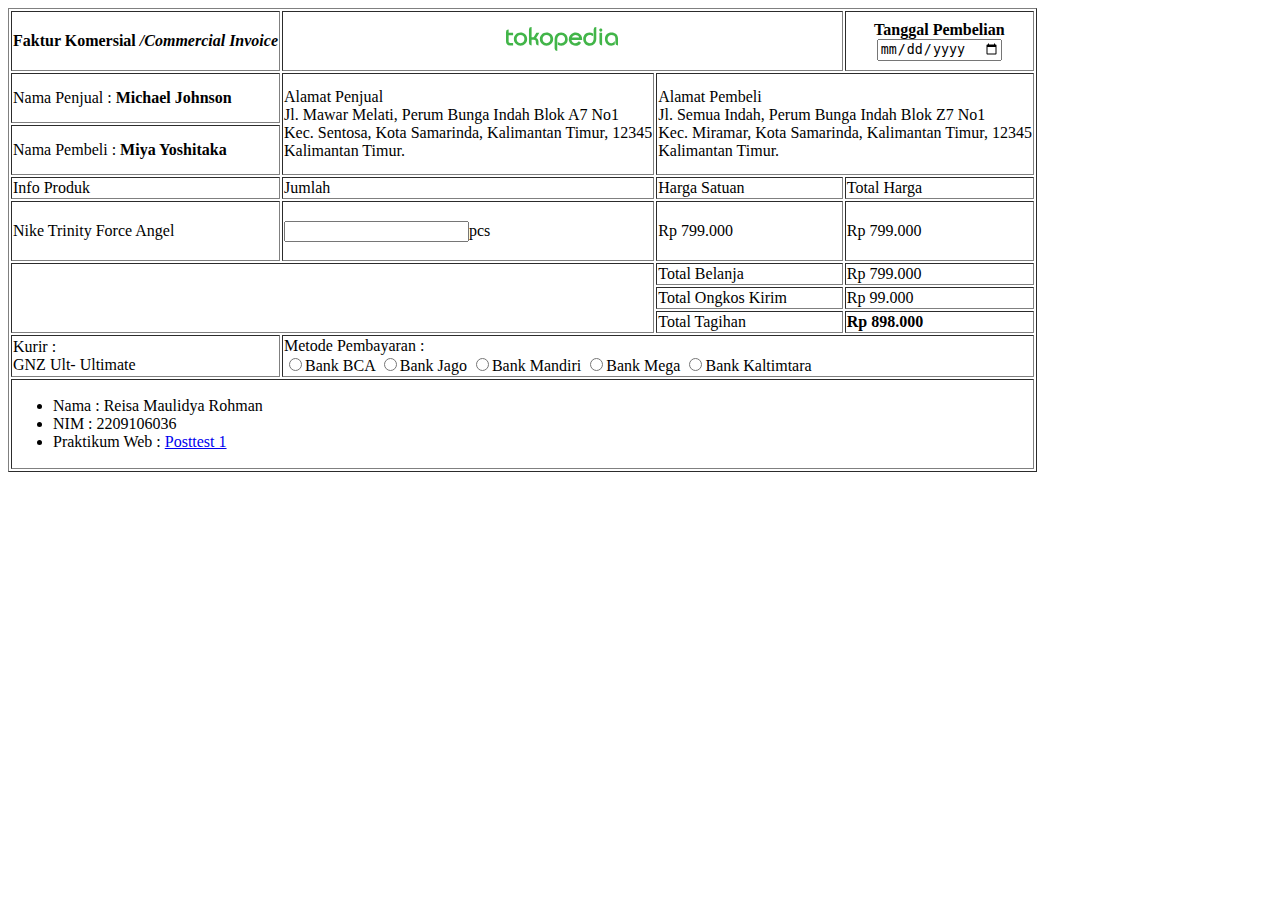
<file: index.html>
<!DOCTYPE html>
<html lang="en">
<head>
    <meta charset="UTF-8">
    <meta name="viewport" content="width=device-width, initial-scale=1.0">
    <title>Posttest 1</title>
</head>
<body>
    <table border="1">
        <tr height="60px">
            <th>Faktur Komersial <i>/Commercial Invoice</i></th>
            <th colspan="2"><img src="reisa maulidya - tokopedia.svg" alt="tokped"></th>
            <th>Tanggal Pembelian <br> <input type="date"></th>
        </tr>
        <tr height="50px">
            <td>Nama Penjual : <b>Michael Johnson</b></td>
            <td rowspan="2">Alamat Penjual  <br>Jl. Mawar Melati, Perum Bunga Indah Blok A7 No1 <br>
                Kec. Sentosa, Kota Samarinda, Kalimantan Timur, 12345 <br> Kalimantan Timur.</td>
                <td rowspan="2" colspan="2">Alamat Pembeli  <br>Jl. Semua Indah, Perum Bunga Indah Blok Z7 No1 <br>
                    Kec. Miramar, Kota Samarinda, Kalimantan Timur, 12345 <br> Kalimantan Timur.</td>
        </tr>
        <tr height="50px">
            <td>Nama Pembeli : <b>Miya Yoshitaka</b></td>
        </tr>
        <tr>
            <td>Info Produk</td>
            <td>Jumlah</td>
            <td>Harga Satuan</td>
            <td>Total Harga</td>
        </tr>
        <tr height="60px">
            <td>Nike Trinity Force Angel</td>
            <td><input type="text">pcs</td>
            <td>Rp 799.000</td>
            <td>Rp 799.000</td>
        </tr>
        <tr>
            <td colspan="2" rowspan="3"></td>
            <td>Total Belanja</td>
            <td>Rp 799.000</td>
        </tr>
        <tr>
            <td>Total Ongkos Kirim</td>
            <td>Rp 99.000</td>
        </tr>
        <tr>
            <td>Total Tagihan</td>
            <td><b>Rp 898.000</b></td>
        </tr>
        <tr>
            <td>Kurir : <br>GNZ Ult- Ultimate</td>
            <td colspan="3">Metode Pembayaran : <br>
                <input type="radio" name="pembayaran">Bank BCA
                <input type="radio" name="pembayaran">Bank Jago
                <input type="radio" name="pembayaran">Bank Mandiri
                <input type="radio" name="pembayaran">Bank Mega
                <input type="radio" name="pembayaran">Bank Kaltimtara</td>
        </tr>
        <tr>
            <td colspan="4">
                <ul>
                    <li>Nama : Reisa Maulidya Rohman</li>
                    <li>NIM : 2209106036</li>
                    <li>Praktikum Web : <a href="https://classroom.google.com/u/0/c/NjIxNzQ2NzkzNDcw/a/NjIzNjU3MTY3MDAx/details">Posttest 1</a></li>
                </ul>
            </td>
        </tr>
    </table>
</body>
</html>
</file>
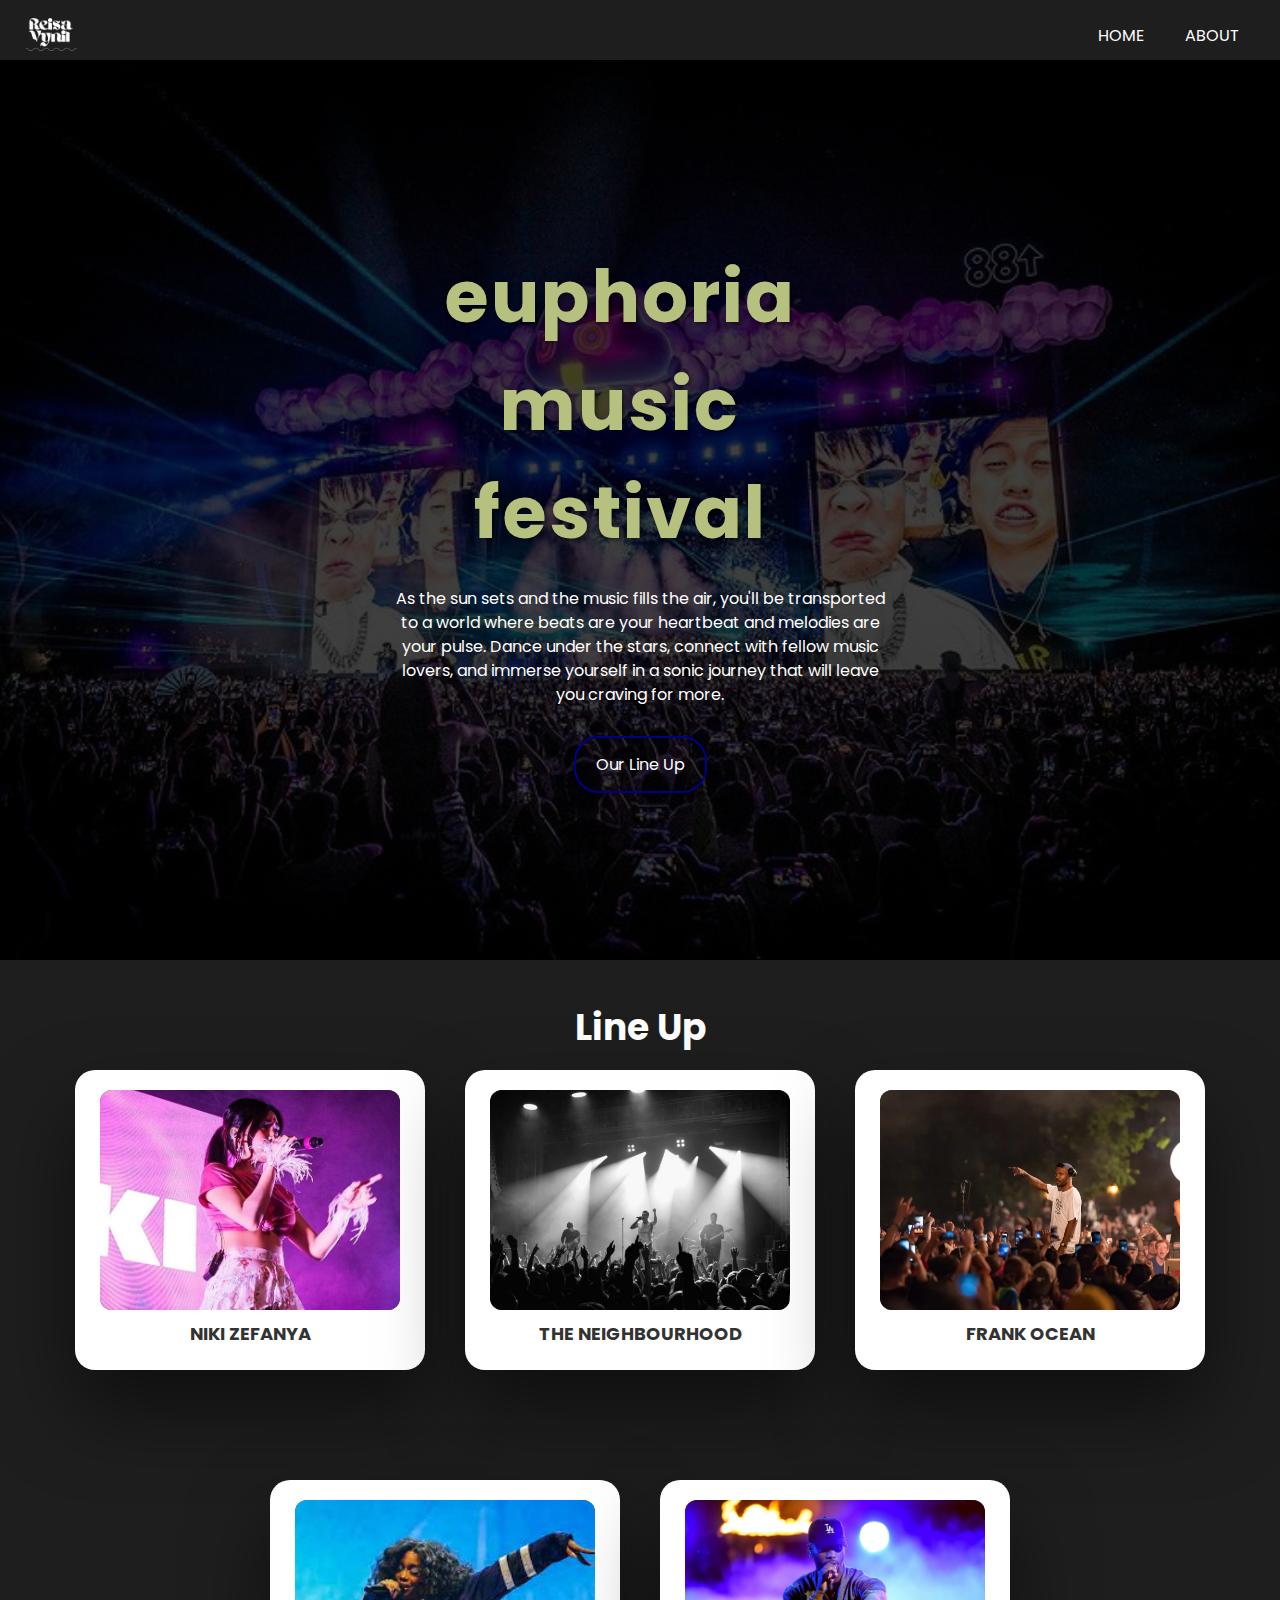
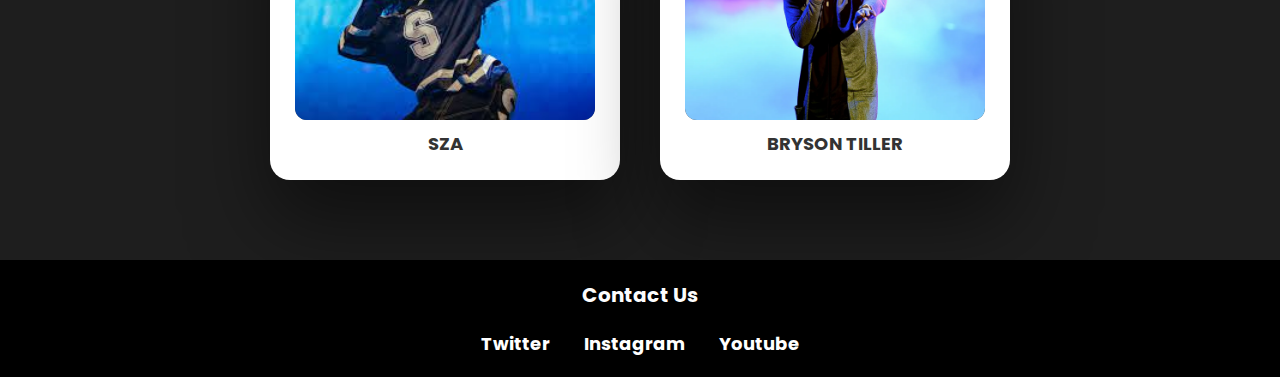
<file: posttest2/index.html>
<!DOCTYPE html>
<html lang="en">
<head>
    <meta charset="UTF-8">
    <meta name="viewport" content="width=device-width, initial-scale=1.0">
    <title>music fest</title>
    <link rel="stylesheet" href="style.css">
</head>
<body>
    <!-- navbar -->
    <nav class="navbar">
        <img src="image/logo.png" alt="logo">
        <ul>
            <li><a href="#home">home</a></li>
            <li><a href="about.html">about</a></li>
        </ul>
    </nav>
    <!-- navbar -->

    <!-- main content -->
    <div class="banner" id="home">
        <div class="main">
            <h1>euphoria music festival</h1>
            <p>As the sun sets and the music fills the air, you'll be transported to a world where beats are your heartbeat and melodies are your pulse. 
                Dance under the stars, connect with fellow music lovers, and immerse yourself in a sonic journey that will leave you craving for more.</p><br>
            <div>
                <a href="#nav2" class="button">Our Line Up</a>
            </div>
        </div>
    </div>
    <!-- main content -->

    <!-- line up -->
    <div class="container" id="nav2">
        <div class="lineup">
            <h2>Line Up</h2>
        </div>

        <div class="card">
            <div class="img">
                <img src="image/niki.jpg" alt="Niki Zefanya">
            </div>
            <div class="content">
                <h3>Niki Zefanya</h3>
                <p>Get ready to be enchanted by Niki Zefanya's soulful voice and captivating performances.
                    She's all set to mesmerize all of you.</p>
                </div>  
            </div>
            
        <div class="card">
            <div class="img">
                <img src="image/neighbourhood.jpeg" alt="The Neighbourhood">
            </div>
            <div class="content">
                <h3>The Neighbourhood</h3>
                <p>Prepare to rock out with The Neighbourhood as they gear up to deliver their indie-rock hits. 
                    It's going to be an unforgettable night.</p>
            </div>
        </div>

        <div class="card">
            <div class="img">
                <img src="image/frank-ocean.webp" alt="Frank Ocean">
            </div>
            <div class="content">
                <h3>Frank Ocean</h3>
                <p>Immerse yourself in the anticipation of Frank Ocean's soulful melodies and poetic lyrics. 
                    Get ready for a night to remember, everyone.</p>
            </div>
        </div>

        <div class="card">
            <div class="img">
                <img src="image/sza.jpg" alt="SZA">
            </div>
            <div class="content">
                <h3>SZA</h3>
                <p>Join us in creating an electric atmosphere with SZA's enchanting R&B tunes and powerful stage presence.</p>
            </div>
        </div>

        <div class="card">
            <div class="img">
                <img src="image/bryson.webp" alt="SZA">
            </div>
            <div class="content">
                <h3>Bryson Tiller</h3>
                <p>Get ready for an unforgettable night with Bryson Tiller's smooth R&B vocals and soulful tunes. 
                    He's here to serenade you and create lasting memories.</p>            </div>
        </div>
    </div>
    <!-- line up -->

    <!-- footer -->
    <div class="footer" id="contact">
        <h3>Contact Us</h3>
        <ul class="social">
            <li><a href="https://twitter.com/Drake">Twitter</a></li>
            <li><a href="https://instagram.com/jennierubyjane">Instagram</a></li>
            <li><a href="https://www.youtube.com/@jennierubyjane">Youtube</a></li>
        </ul>
    </div>
    <!-- footer -->
</body>
</html>
</file>
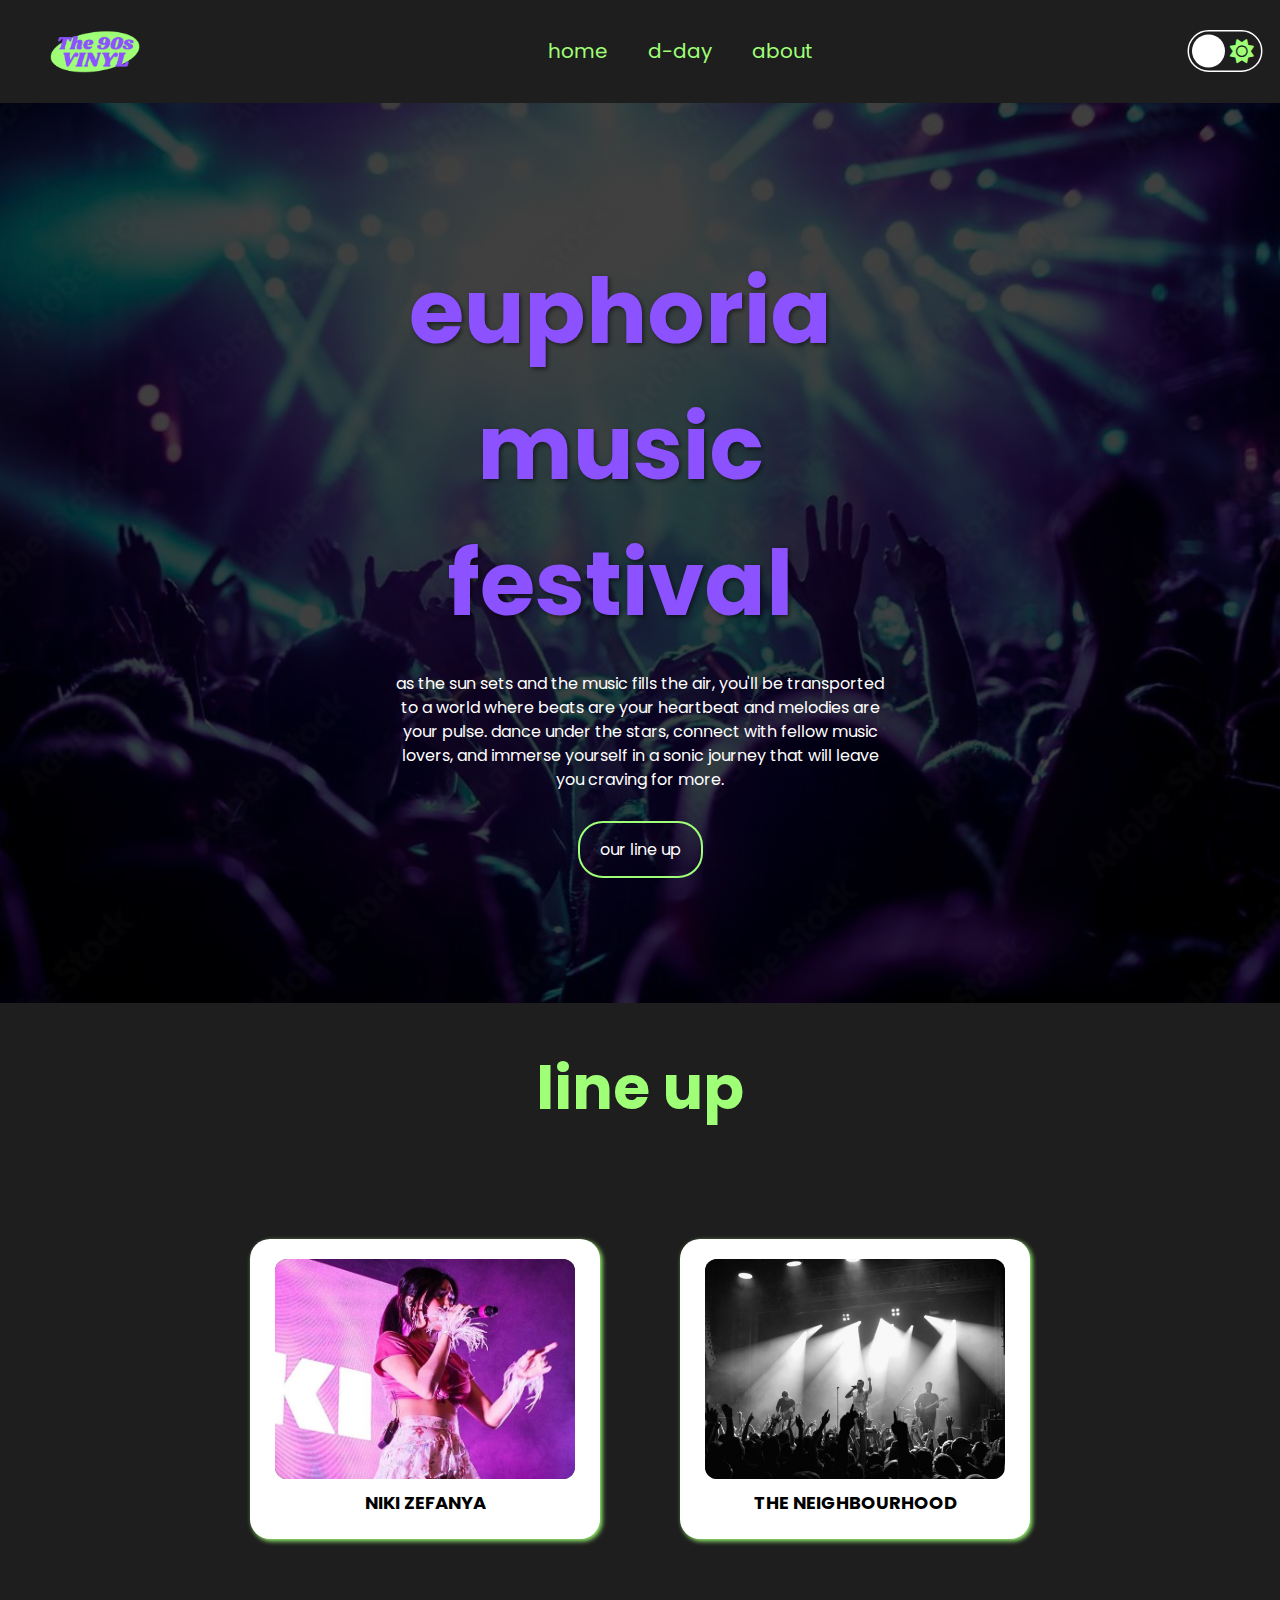
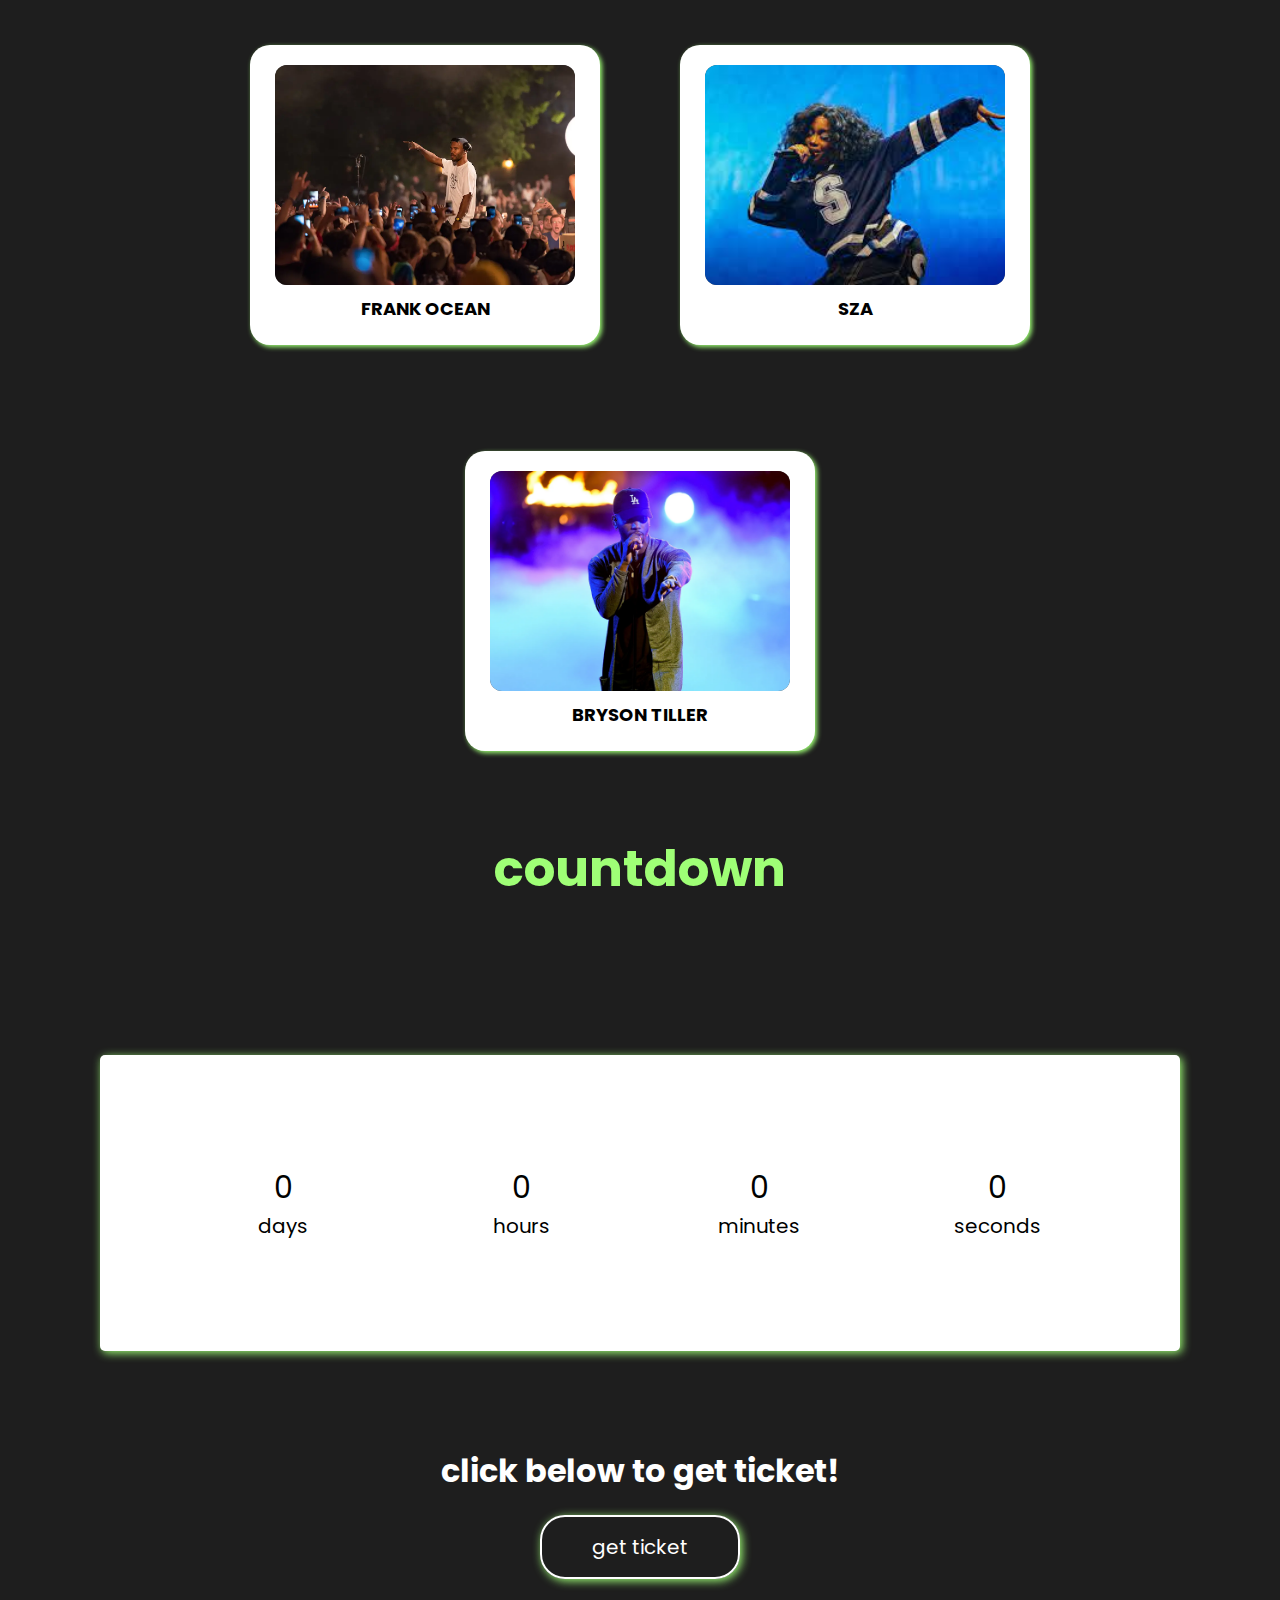
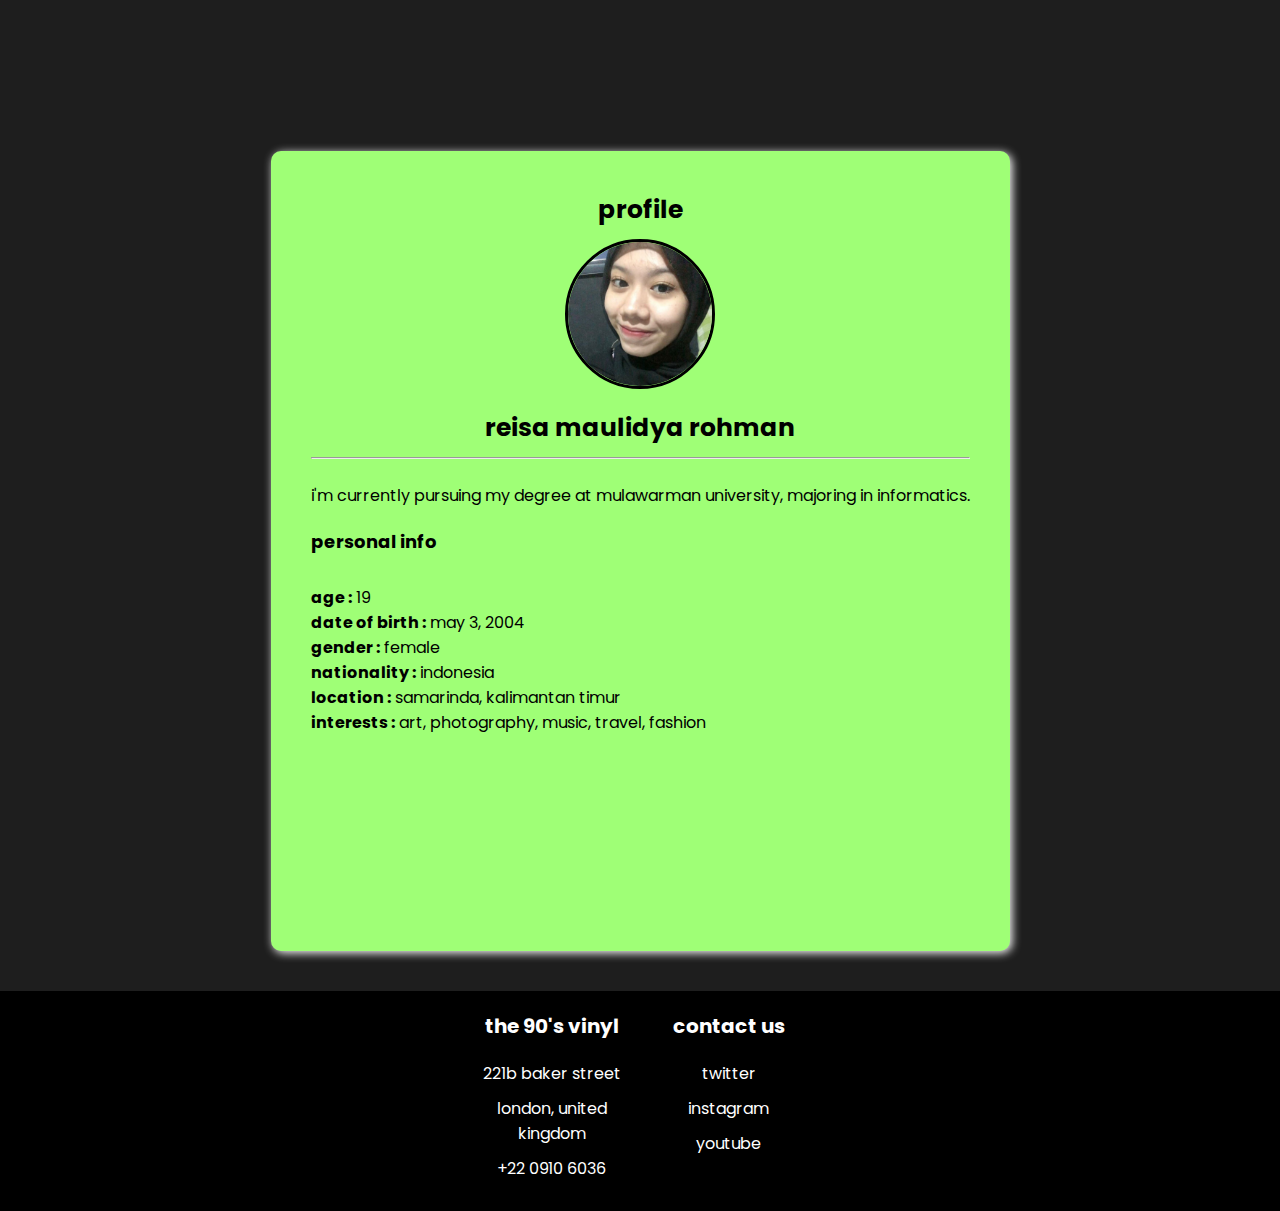
<file: posttest3/index.html>
<!DOCTYPE html>
<html lang="en">
<head>
    <meta charset="UTF-8">
    <meta name="viewport" content="width=device-width, initial-scale=1.0">
    <title>music fest</title>
    <link rel="stylesheet" href="style.css">
    <link rel="stylesheet" href="https://cdnjs.cloudflare.com/ajax/libs/font-awesome/6.1.0/css/all.min.css"> 
</head>
<body>

    <!-- navbar -->
    <nav class="navbar">
        <img src="image/logo.png" alt="logo">
        <ul>
            <li><a href="#home">home</a></li>
            <li><a href="#nav1">d-day</a></li>
            <li><a href="#nav3">about</a></li>
          </ul>          
        <div>
            <input type="checkbox" class="checkbox" id="checkbox">
            <label for="checkbox" class="label">
                <i class="fas fa-moon"></i>
                <i class="fas fa-sun"></i>
                <div class="ball"></div>
            </label>
        </div>
    </nav>
    <!-- navbar -->

    <!-- main content -->
    <div class="banner" id="home">
        <div class="main">
            <h1>euphoria music festival</h1>
            <p>as the sun sets and the music fills the air, you'll be transported to a world where beats are your heartbeat and melodies are your pulse. 
                dance under the stars, connect with fellow music lovers, and immerse yourself in a sonic journey that will leave you craving for more.</p><br>
                <div>
                    <a href="#nav2" class="button scroll-link">our line up</a>
                </div>
        </div>
    </div>
    <!-- main content -->
    
    <!-- line up -->
    <div class="container" id="nav2">
        <div class="lineup">
            <h1>line up</h1>
        </div>

        <div class="card">
            <div class="img">
                <img src="image/niki.jpg" alt="Niki Zefanya">
            </div>
            <div class="content">
                <h3>Niki Zefanya</h3>
                <p>Get ready to be enchanted by Niki Zefanya's soulful voice and captivating performances.
                    She's all set to mesmerize all of you.</p>
                </div>  
            </div>
            
        <div class="card">
            <div class="img">
                <img src="image/neighbourhood.jpeg" alt="The Neighbourhood">
            </div>
            <div class="content">
                <h3>The Neighbourhood</h3>
                <p>Prepare to rock out with The Neighbourhood as they gear up to deliver their indie-rock hits. 
                    It's going to be an unforgettable night.</p>
                </div>
            </div>

            <div class="card">
                <div class="img">
                    <img src="image/frank-ocean.webp" alt="Frank Ocean">
            </div>
            <div class="content">
                <h3>Frank Ocean</h3>
                <p>Immerse yourself in the anticipation of Frank Ocean's soulful melodies and poetic lyrics. 
                    Get ready for a night to remember, everyone.</p>
                </div>
        </div>

        <div class="card">
            <div class="img">
                <img src="image/sza.jpg" alt="SZA">
            </div>
            <div class="content">
                <h3>SZA</h3>
                <p>Join us in creating an electric atmosphere with SZA's enchanting R&B tunes and powerful stage presence.</p>
            </div>
        </div>
        
        <div class="card">
            <div class="img">
                <img src="image/bryson.webp" alt="SZA">
            </div>
            <div class="content">
                <h3>Bryson Tiller</h3>
                <p>Get ready for an unforgettable night with Bryson Tiller's smooth R&B vocals and soulful tunes. 
                    He's here to serenade you and create lasting memories.</p>            </div>
        </div>
        
    </div>
    <!-- line up -->
    
    <!-- date -->
    <div class="container" id="nav1">
        <h1 class="countdown">countdown</h1>
        <div class="date">
            <div class="box">
                    <span id="days">0</span>
                    <p>days</p>
                </div>
                <div class="box">
                    <span id="hours">0</span>
                    <p>hours</p>
                </div>
                <div class="box">
                    <span id="minutes">0</span>
                    <p>minutes</p>
                </div>
                <div class="box">
                    <span id="seconds">0</span>
                    <p>seconds</p>
                </div>
            </div>
            <div class="ticket">
                <h1>click below to get ticket!</h1>
                <button id="alert">get ticket</button>
            </div>
    </div>
    <!-- date -->
        
    <!-- about me -->
    <div class="container" id="nav3">
        <div class="profile">
            <h1>profile</h1>
            <img src="image/profile.jpg" alt="reisa">
            <h1>Reisa Maulidya Rohman</h1>
            <hr>
            <br>      
            <p>
                I'm currently pursuing my degree at Mulawarman University, majoring in Informatics.
            </p>
            <h2>Personal Info</h2>
            <ul>
                <li><b>Age :</b> 19</li>
                <li><b>Date of Birth :</b> May 3, 2004</li>
                <li><b>Gender :</b> Female</li>
                <li><b>Nationality :</b> Indonesia</li>
                <li><b>Location :</b> Samarinda, Kalimantan Timur</li>
                <li><b>Interests :</b> Art, Photography, Music, Travel, Fashion</li>
            </ul>
        </div>
    </div>
    <!-- about me -->

    <!-- footer -->
    <div class="footer" id="contact">
        <div class="container2">
            <div class="row">
                <div class="col">
                    <h3>the 90's vinyl</h3>
                    <ul>
                        <li>221b baker street</li>
                        <li>london, united kingdom</li>
                        <li>+22 0910 6036</li>
                    </ul>
                </div>
                <div class="col">
                    <h3>contact us</h3>
                    <ul>
                        <li><a href="https://twitter.com/Drake">twitter</a></li>
                        <li><a href="https://instagram.com/jennierubyjane">instagram</a></li>
                        <li><a href="https://www.youtube.com/@jennierubyjane">youtube</a></li>
                    </ul>
                </div>
            </div>
        </div>
    </div>
    <!-- footer -->

    <script src="jQuery.js"></script>
    <script type="text/javascript" src="javascript.js"></script>
</body>
</html>
</file>
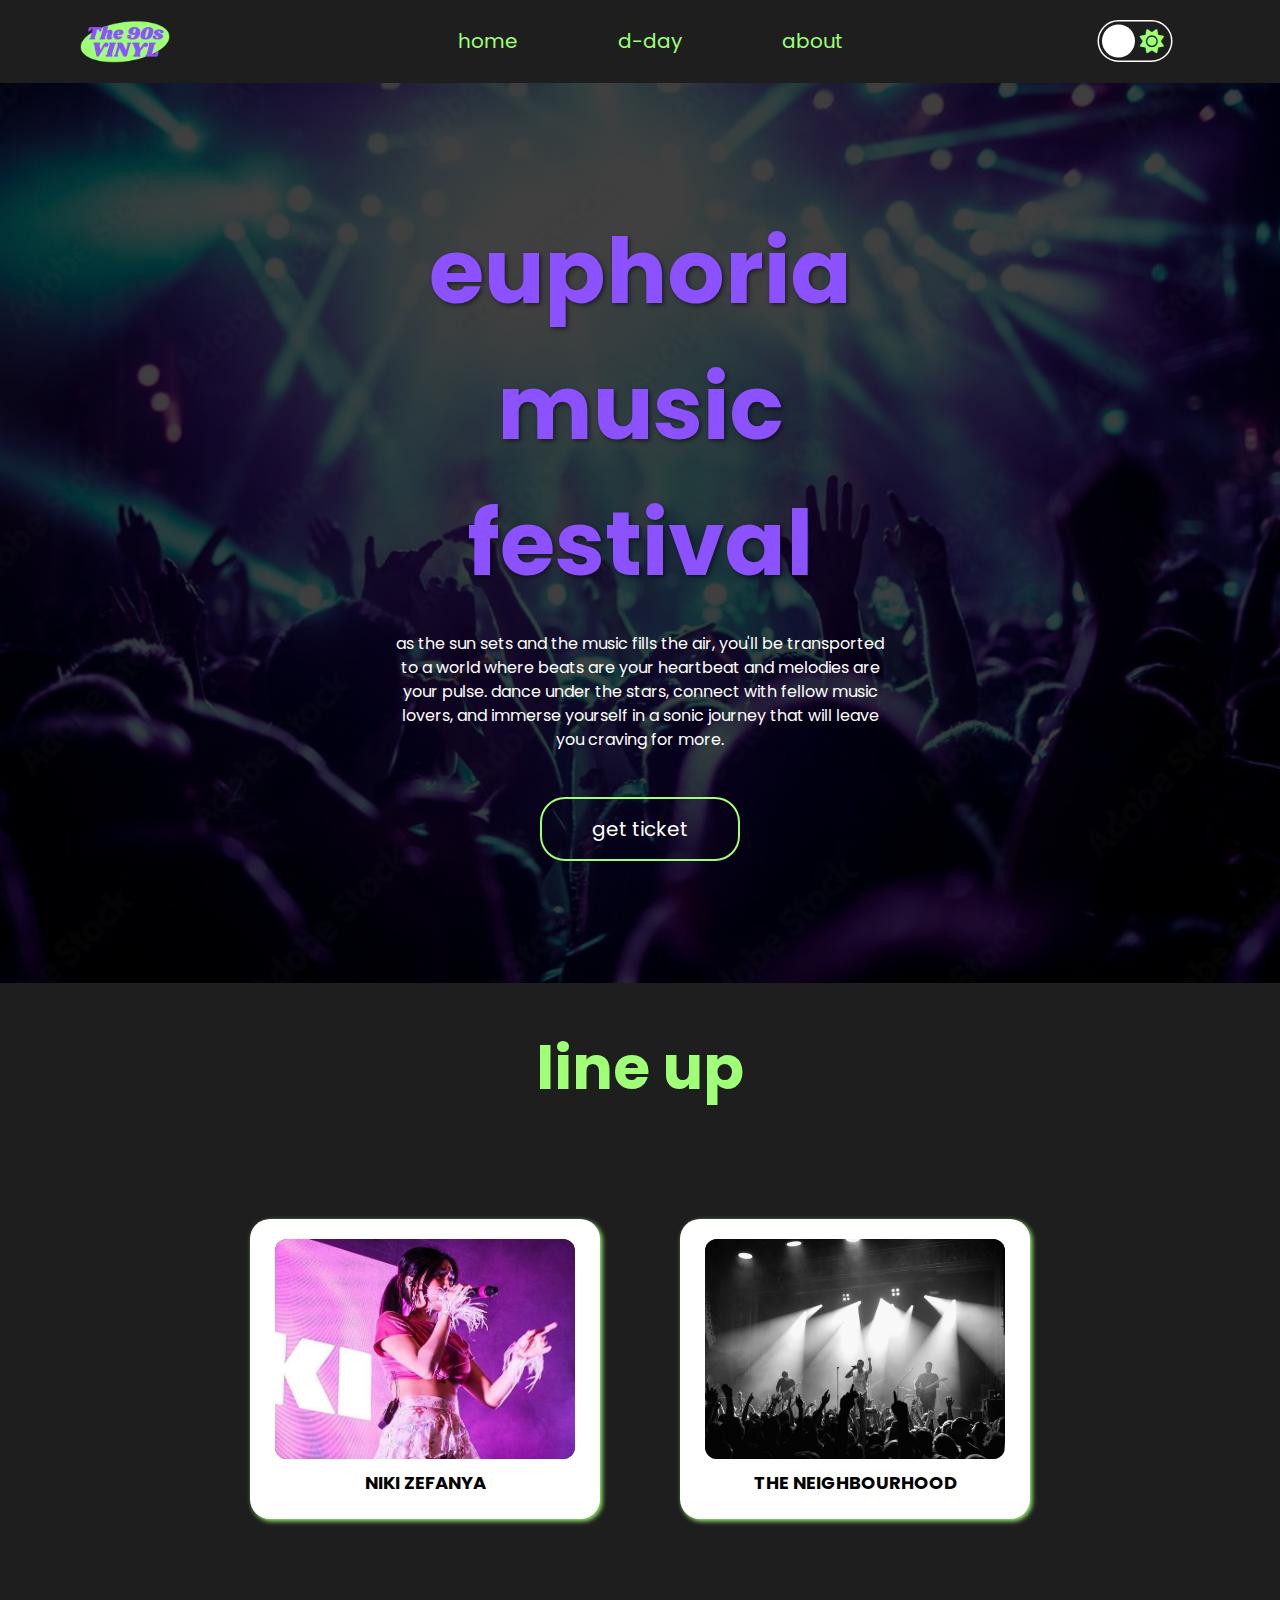
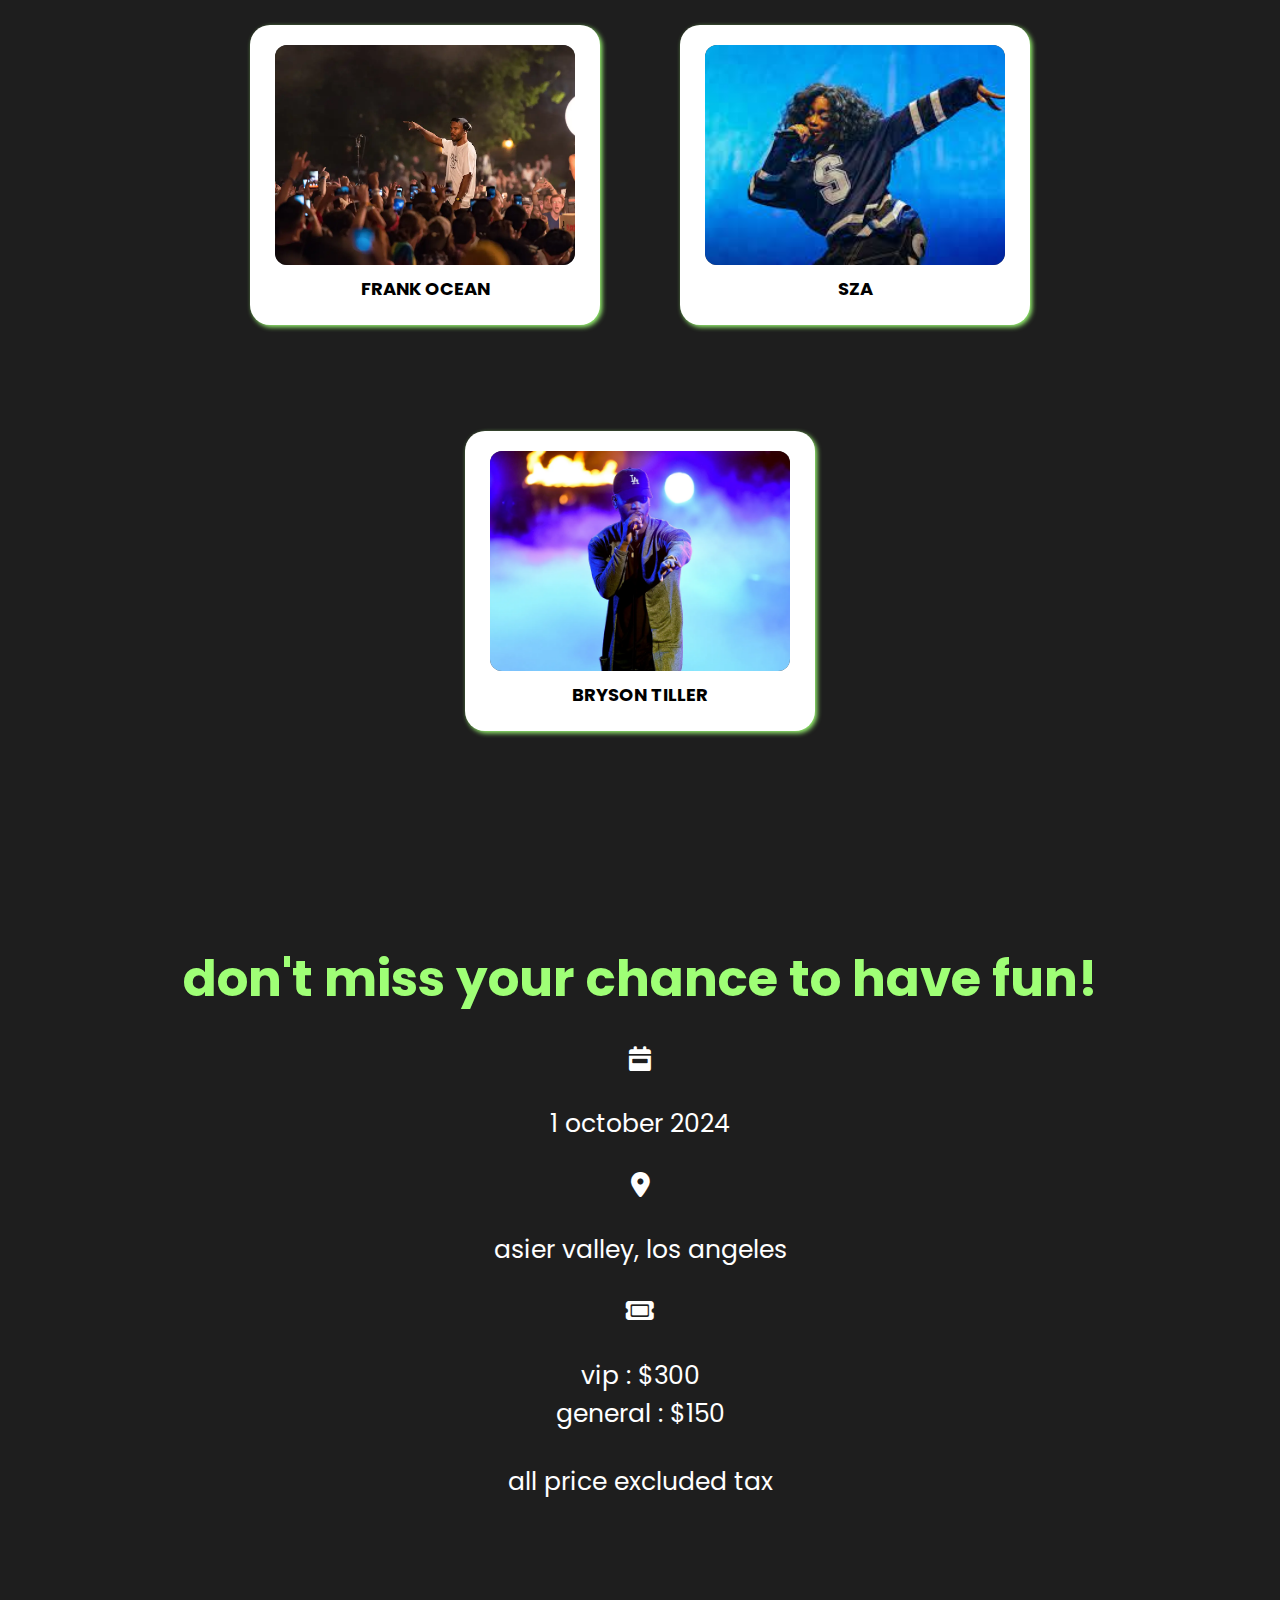
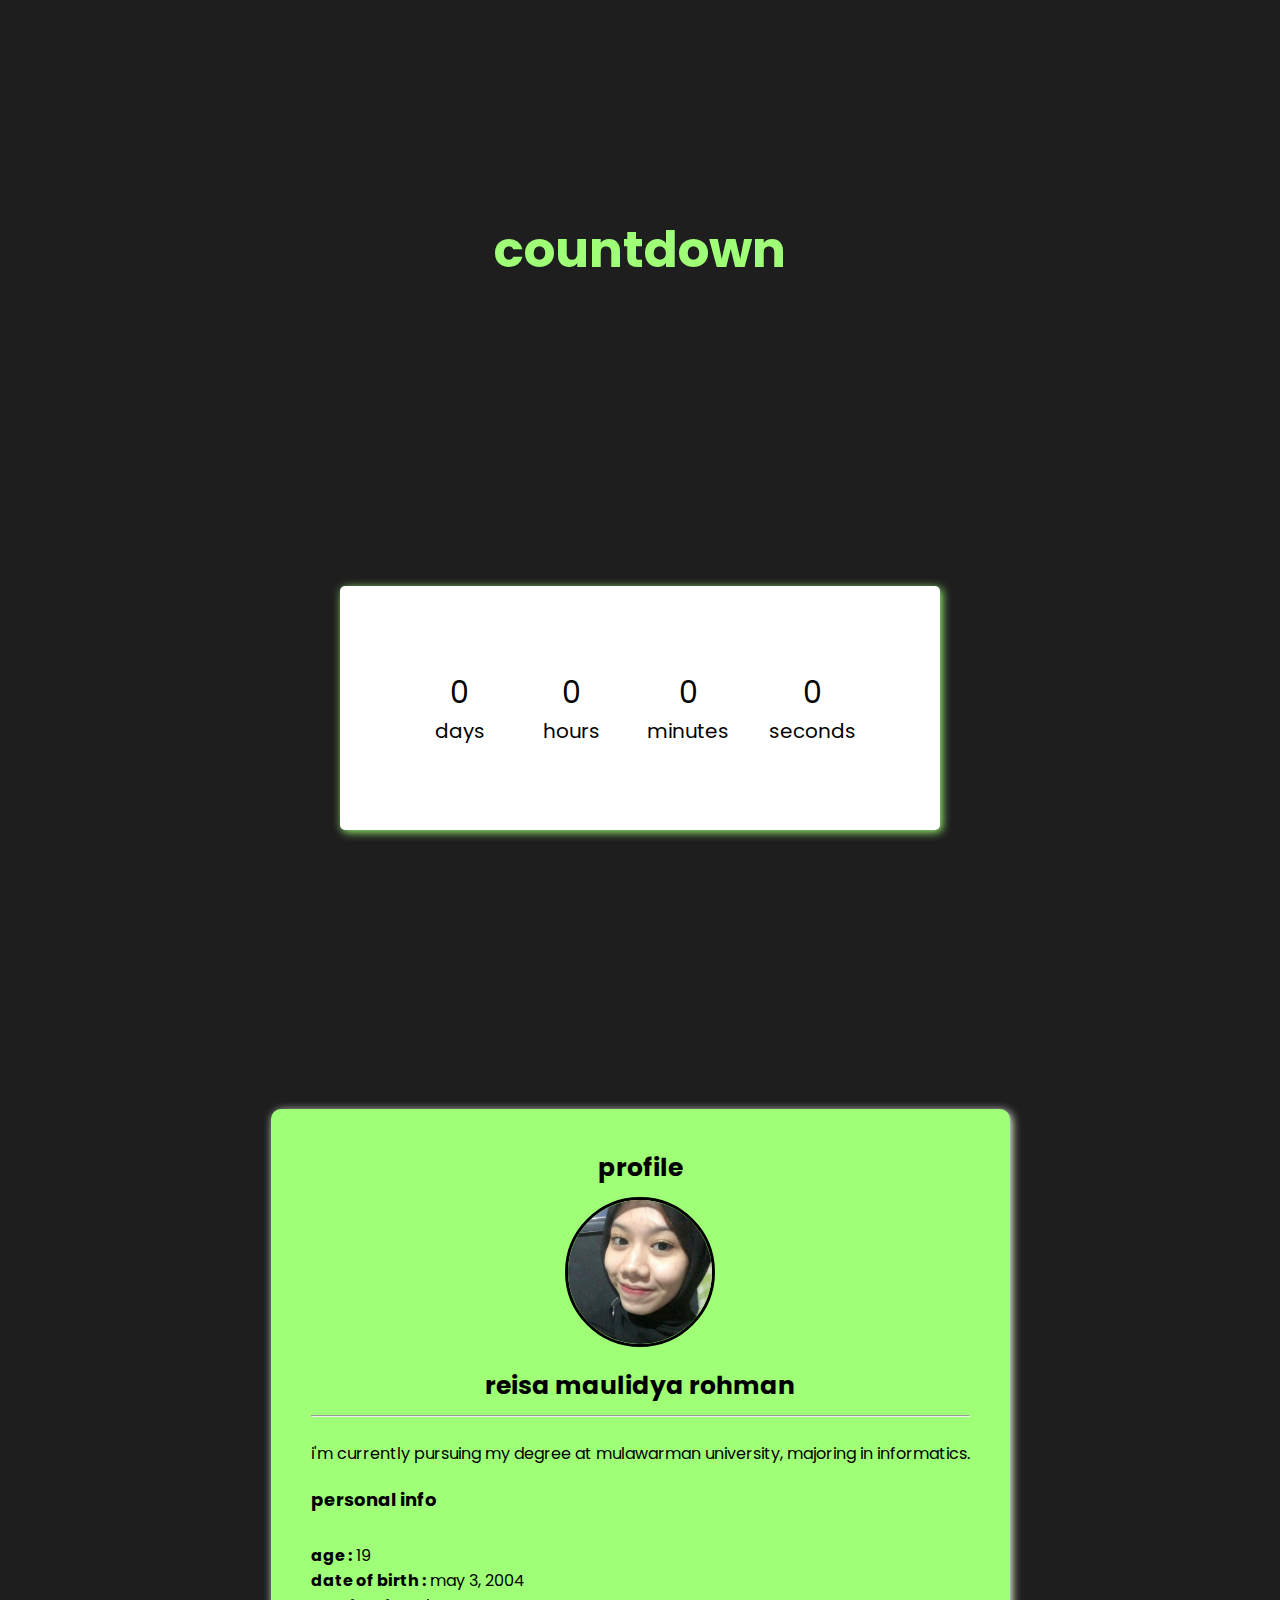
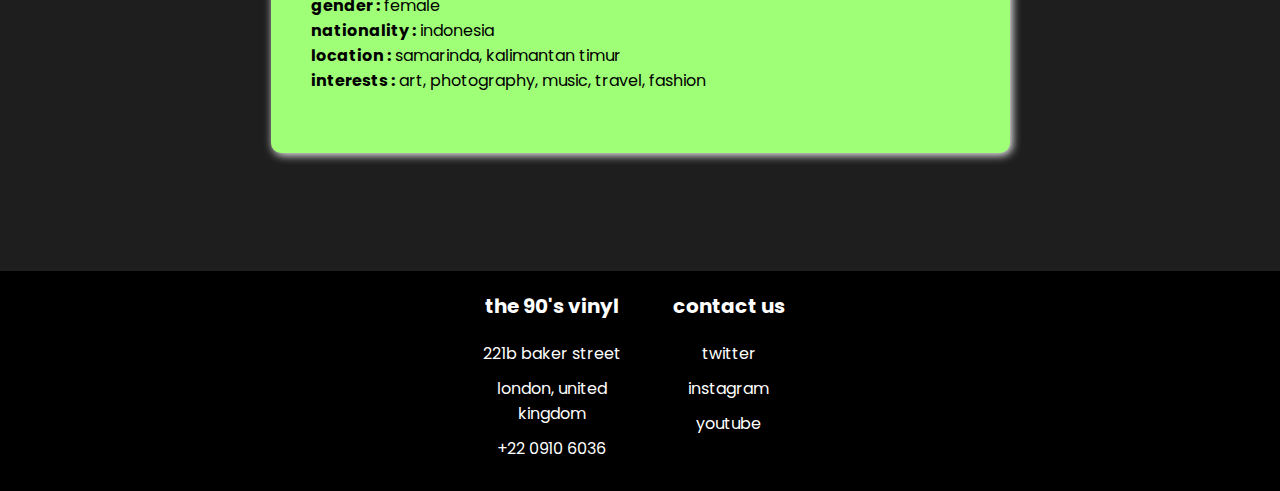
<file: posttest4/index.html>
<!DOCTYPE html>
<html lang="en">

<head>
    <meta charset="UTF-8">
    <meta name="viewport" content="width=device-width, initial-scale=1.0">
    <title>music fest</title>
    <link rel="stylesheet" href="style.css">
    <!-- hanya untuk icon -->
    <link rel="stylesheet" href="https://cdnjs.cloudflare.com/ajax/libs/font-awesome/6.1.0/css/all.min.css">
</head>

<body>
    <!-- navbar -->
    <nav class="navbar">
        <img src="image/logo.png" alt="logo">
        <ul>
            <li><a href="#home">home</a></li>
            <li><a href="#nav1">d-day</a></li>
            <li><a href="#nav3">about</a></li>
          </ul>          
        <div>
            <input type="checkbox" class="checkbox" id="checkbox">
            <label for="checkbox" class="label">
                <i class="fas fa-moon"></i>
                <i class="fas fa-sun"></i>
                <div class="ball"></div>
            </label>
        </div>
    </nav>
    <!-- navbar -->

    <!-- main content -->
    <div class="banner" id="home">
        <div class="main">
            <h1>euphoria music festival</h1>
            <p>as the sun sets and the music fills the air, you'll be transported to a world where beats are your
                heartbeat and melodies are your pulse.
                dance under the stars, connect with fellow music lovers, and immerse yourself in a sonic journey that
                will leave you craving for more.</p><br>
            <button id="show">get ticket</button>
        </div>
    </div>
    <!-- main content -->

    <!-- line up -->
    <div class="container" id="nav2">
        <div class="lineup">
            <h1>line up</h1>
        </div>

        <div class="card">
            <div class="img">
                <img src="image/niki.jpg" alt="Niki Zefanya">
            </div>
            <div class="content">
                <h3>Niki Zefanya</h3>
                <p>Get ready to be enchanted by Niki Zefanya's soulful voice and captivating performances.
                    She's all set to mesmerize all of you.</p>
            </div>
        </div>

        <div class="card">
            <div class="img">
                <img src="image/neighbourhood.jpeg" alt="The Neighbourhood">
            </div>
            <div class="content">
                <h3>The Neighbourhood</h3>
                <p>Prepare to rock out with The Neighbourhood as they gear up to deliver their indie-rock hits.
                    It's going to be an unforgettable night.</p>
            </div>
        </div>

        <div class="card">
            <div class="img">
                <img src="image/frank-ocean.webp" alt="Frank Ocean">
            </div>
            <div class="content">
                <h3>Frank Ocean</h3>
                <p>Immerse yourself in the anticipation of Frank Ocean's soulful melodies and poetic lyrics.
                    Get ready for a night to remember, everyone.</p>
            </div>
        </div>

        <div class="card">
            <div class="img">
                <img src="image/sza.jpg" alt="SZA">
            </div>
            <div class="content">
                <h3>SZA</h3>
                <p>Join us in creating an electric atmosphere with SZA's enchanting R&B tunes and powerful stage
                    presence.</p>
            </div>
        </div>

        <div class="card">
            <div class="img">
                <img src="image/bryson.webp" alt="SZA">
            </div>
            <div class="content">
                <h3>Bryson Tiller</h3>
                <p>Get ready for an unforgettable night with Bryson Tiller's smooth R&B vocals and soulful tunes.
                    He's here to serenade you and create lasting memories.</p>
            </div>
        </div>

    </div>
    <!-- line up -->

    <!-- ticket -->
    <div class="container" id="nav2">
        <div class="ticket">
            <h1>don't miss your chance to have fun!</h1>
                <i class="fa-solid fa-calendar-week"></i><p> 1 october 2024 <br></p>
                <i class="fa-solid fa-location-dot"></i><p>asier valley, los angeles <br></p>
                <i class="fa-solid fa-ticket"></i><p>vip : $300 <br>general : $150 <br></p>
                <p>all price excluded tax</p>
            
        </div>

        <!-- pop up -->
        <div class="popup" id="ticket">
            <div class="close-btn" id="close">x</div>
            <div class="form">
                <form action="hasil.php" method="POST">
                    <h2>ticket</h2>
                    <div class="form-element">
                        name:
                        <input type="text" id="name" name="name" placeholder="enter your name" required>
                    </div>
                    <div class="form-element">
                        id number:
                        <input type="text" id="id" name="id" placeholder="enter your id" required>
                    </div>
                    <div class="form-element">
                        email:
                        <input type="email" id="email" name="email" placeholder="enter your email" required>
                    </div>
                    <div class="form-element">
                        ticket category: <br>
                        <input type="radio" id="vip" name="category" value="vip"> vip
                        <input type="radio" id="general" name="category" value="general"> general
                    </div>
                    <div class="form-element">
                        payment method: <br>
                        <input type="radio" id="payment" name="payment" value="debit"> debit card
                        <input type="radio" id="payment" name="payment" value="credit"> credit card
                    </div>
                    <button type="submit" name="submit" value="submit">purchase</button>
                </form>
            </div>
        </div>
    </div>
    <!-- ticket -->

    <!-- date -->
    <div class="container" id="nav1">
        <h1 class="countdown">countdown</h1>
        <div class="date">
            <div class="box">
                <span id="days">0</span>
                <p>days</p>
            </div>
            <div class="box">
                <span id="hours">0</span>
                <p>hours</p>
            </div>
            <div class="box">
                <span id="minutes">0</span>
                <p>minutes</p>
            </div>
            <div class="box">
                <span id="seconds">0</span>
                <p>seconds</p>
            </div>
        </div>
    </div>
    <!-- date -->

    <!-- about me -->
    <div class="container" id="nav3">
        <div class="profile">
            <h1>profile</h1>
            <img src="image/profile.jpg" alt="reisa">
            <h1>Reisa Maulidya Rohman</h1>
            <hr>
            <br>
            <p>
                I'm currently pursuing my degree at Mulawarman University, majoring in Informatics.
            </p>
            <h2>Personal Info</h2>
            <ul>
                <li><b>Age :</b> 19</li>
                <li><b>Date of Birth :</b> May 3, 2004</li>
                <li><b>Gender :</b> Female</li>
                <li><b>Nationality :</b> Indonesia</li>
                <li><b>Location :</b> Samarinda, Kalimantan Timur</li>
                <li><b>Interests :</b> Art, Photography, Music, Travel, Fashion</li>
            </ul>
        </div>
    </div>
    <!-- about me -->

    <!-- footer -->
    <div class="footer" id="contact">
        <div>
            <div class="row">
                <div class="col">
                    <h3>the 90's vinyl</h3>
                    <ul>
                        <li>221b baker street</li>
                        <li>london, united kingdom</li>
                        <li>+22 0910 6036</li>
                    </ul>
                </div>
                <div class="col">
                    <h3>contact us</h3>
                    <ul>
                        <li><a href="https://twitter.com/Drake">twitter</a></li>
                        <li><a href="https://instagram.com/jennierubyjane">instagram</a></li>
                        <li><a href="https://www.youtube.com/@jennierubyjane">youtube</a></li>
                    </ul>
                </div>
            </div>
        </div>
    </div>
    <!-- footer -->

    <script src="jQuery.js"></script>
    <script type="text/javascript" src="javascript.js"></script>
</body>

</html>
</file>
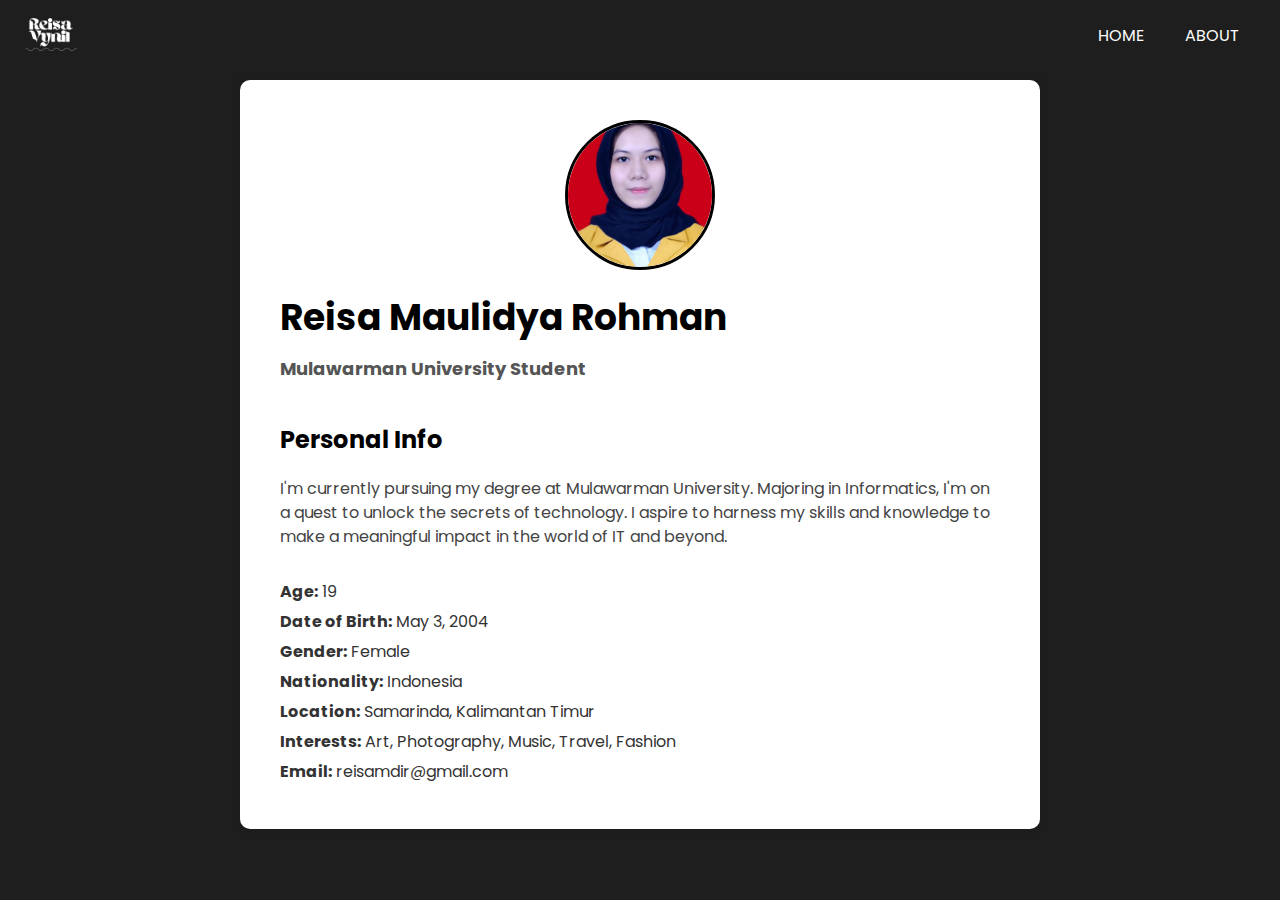
<file: posttest2/about.html>
<!DOCTYPE html>
<html lang="en">
<head>
    <meta charset="UTF-8">
    <meta name="viewport" content="width=device-width, initial-scale=1.0">
    <title>about me</title>
    <link rel="stylesheet" href="style.css">
</head>
<body>
    <!-- navbar -->
    <nav class="navbar">
        <img src="image/logo.png" alt="logo">
        <ul>
            <li><a href="index.html">Home</a></li>
            <li><a href="#">About</a></li>
        </ul>
    </nav>
    <!-- navbar -->

    <!-- about me -->
    <div class="profile">
        <img src="image/profile.jpg" alt="reisa">
        <h1>Reisa Maulidya Rohman</h1>
        <h4>Mulawarman University Student</h4>
            
        <h2>Personal Info</h2>
        <p>
            I'm currently pursuing my degree at Mulawarman University. Majoring in Informatics, I'm on a quest to unlock the secrets of technology. I aspire to harness my skills and knowledge to make a meaningful impact in the world of IT and beyond.
        </p>
            
        <ul>
            <li><b>Age:</b> 19</li>
            <li><b>Date of Birth:</b> May 3, 2004</li>
            <li><b>Gender:</b> Female</li>
            <li><b>Nationality:</b> Indonesia</li>
            <li><b>Location:</b> Samarinda, Kalimantan Timur</li>
            <li><b>Interests:</b> Art, Photography, Music, Travel, Fashion</li>
            <li><b>Email:</b> reisamdir@gmail.com</li>
        </ul>
    </div>
    <!-- about me -->
</body>
</html>
</file>
<file: posttest2/style.css>
@import url('https://fonts.googleapis.com/css2?family=Poppins:wght@400&display=swap');

* {
    margin: 0;
    padding: 0;
    box-sizing: border-box;
    font-family: 'Poppins', sans-serif;
}

body {
    background-color: #1e1e1e;
    min-height: 100vh;
}

/* navbar */
.navbar {
    padding: 15px 20px 5px;
    display: flex;
    align-items: center;
    justify-content: space-between;
    background-color: #1e1e1e;
    color: white;
}

.navbar img {
    width: 60px;
    height: 40px;
}

.navbar ul {
    list-style: none;
    display: flex;
    flex-direction: row;
}

.navbar ul li {
    margin: 0 20px;
}

.navbar ul li a {
    text-decoration: none;
    color: white;
    text-transform: uppercase;
}

.navbar ul li a:hover {
    text-decoration: underline;
}

/* main content */
.banner {
    width: 100%;
    height: 100vh;
    background-image: linear-gradient(rgba(0,0,0,0.75), rgba(0,0,0,0.75)), url('image/concert.jpg');
    background-size: cover;
    background-position: center;
    display: flex;
    flex-direction: column;
    justify-content: center;
    align-items: center;
    text-align: center;
    color: white;
}

.main h1 {
    font-size: 72px;
    color: rgb(183, 193, 127);
    text-shadow: 2px 2px 4px rgba(0, 0, 0, 0.5);
    letter-spacing: 2px;
    max-width: 500px;
}

.main p {
    margin: 20px;
    line-height: 1.5;
    max-width: 500px;
}

.button {
    width: 200px;
    padding: 15px 20px;
    border-radius: 25px;
    border: 2px solid darkblue;
    background: transparent;
    color: white;
    text-decoration: none;
    transition: background-color 0.3s ease;
}

.button:hover {
    background: darkblue;
}

/* line up */
.container {
    position: relative;
    display: flex;
    flex-wrap: wrap;
    justify-content: center;
    align-items: center;
    padding: 80px 40px;
    gap: 100px 40px;
    margin-top: 20px;
}

.lineup {
    color: white;
    font-size: 24px;
    text-align: center;
    position: absolute;
    top: 20px;
    width: 100%;
}
    
.card {
    position: relative;
    display: flex;
    align-items: flex-start;
    justify-content: center;
    width: 350px;
    height: 300px;
    background: white;
    border-radius: 20px;
    box-shadow: 0 40px 80px rgba(0, 0, 0, 0.5);
    transition: 0.5s ease;
    margin-top: 10px;
}

.card:hover {
    height: 300px;
}

.img {
    position: absolute;
    top: 20px;
    width: 300px;
    height: 220px;
    background: #444;
    border-radius: 12px;
    transition: 0.5s ease;
    overflow: hidden;
}

.card:hover .img {
    top: -100px;
    scale: 0.75;
    box-shadow: 0 20px 15px rgba(0, 0, 0, 0.5);
}

.img img {
    position: absolute;
    top: 0;
    left: 0;
    width: 100%;
    height: 100%;
    object-fit: cover;
}

.content {
    position: absolute;
    top: 250px;
    width: 100%;
    padding: 0 10px;
    text-align: center;
    height: 20px;
    overflow: hidden;
    transition: 0.5s ease;
}

.card:hover .content {
    height: 50%;
    top: 150px;
}

.content h3{
    font-size: 18px;
    color: #333;
    text-transform: uppercase;
}

.content p {
    margin-top: 20px;
    font-size: 14px;
    color: #666;
} 

/* footer */
.footer {
    background: black;
    color: white; 
    display: flex;
    align-items: center;
    justify-content: center;
    flex-direction: column;
    text-align: center;
    padding: 20px;
}

.footer h3 {
    font-size: 20px;
    margin-bottom: 20px;
}

.footer a:hover{
    color: darkblue;
}

.social {
    list-style: none;
    padding: 0;
}

.social li {
    display: inline-block;
    margin: 0 15px;
}

.social a {
    text-decoration: none;
    color: white; 
    font-weight: bold;
    font-size: 18px;
}

/* about me */
.profile {
    max-width: 800px;
    margin: 0 auto;
    padding: 40px;
    background-color: white;
    box-shadow: 0px 0px 10px rgba(0, 0, 0, 0.1);
    border-radius: 10px;
    margin-top: 20px;
    display: flex;
    flex-direction: column;
}

.profile img {
    width: 150px;
    height: 150px;
    border-radius: 50%;
    object-fit: cover;
    margin: 0 auto 20px;
    border: 3px solid #000000;
}

.profile h1 {
    font-size: 36px;
    margin-bottom: 10px;
}

.profile h4 {
    font-size: 18px;
    color: #555;
    margin-bottom: 20px;
}

.profile h2 {
    font-size: 24px;
    margin-top: 20px;
    margin-bottom: 10px;
}

.profile p {
    font-size: 16px;
    line-height: 1.5;
    color: #444;
    margin: 10px 0; 
}

.profile ul {
    list-style: none;
    padding: 0;
    margin-top: 20px;
}

.profile ul li {
    font-size: 16px;
    margin-bottom: 5px;
    color: #333;
}
</file>
<file: posttest3/style.css>
@import url('https://fonts.googleapis.com/css2?family=Poppins:wght@400&display=swap');

:root {
    --background-color:#1e1e1e;
    --white-to-black:white;
    --black-to-white:black;
    --green-to-purple:#9fff76;
    --h1:#8c52ff;
    --card:black;
    --background-home: url('image/concertt.jpg');
}

body.light {
    --background-color:#f4eeee;
    --white-to-black:black;
    --black-to-white:white;
    --green-to-purple:#8c52ff;
    --h1:#9fff76;
    --card:#ef9595;
    --background-home: url('image/concert.jpg');
}

* {
    margin: 0;
    padding: 0;
    box-sizing: border-box;
    font-family: 'Poppins', sans-serif;
}

body {
    background-color: var(--background-color);
    min-height: 100vh;
    transition: background 0.2s linear;
}

/* navbar */
.navbar {
    padding: 10px 30px 10px;
    display: flex;
    align-items: center;
    justify-content: space-between;
    background-color: var(--background-color);
    color: var(--green-to-purple);
}

.navbar img {
    width: 90px;
    margin: 20px;
}

.navbar ul {
    list-style: none;
    display: flex;
}

.navbar ul li {
    margin: 0 20px;
    font-size: 20px;
}

.navbar ul li a {
    text-decoration: none;
    color: var(--green-to-purple);
}

.navbar ul li a:hover, .footer a:hover {
    text-decoration: underline;
}

/* dark&light mode */
.checkbox {
    opacity: 0;
    position: absolute;
}

.checkbox:checked + .label .ball {
    transform: translateX(24px);
}

.label {
    display: flex;
    justify-content: space-between;
    align-items: center;
    border-radius: 50px;
    padding: 5px;
    width: 50px;
    border: 1px solid var(--white-to-black);
    scale: 1.5;
}

.ball {
    background-color: var(--white-to-black);
    border-radius: 50%;
    position: absolute;
    top: 2px;
    left: 2px;
    height: 22px;
    width: 22px;
    transition: transform 0.2s linear;
}

/* banner */
.banner {
    width: 100%;
    height: 100vh;
    background-image: linear-gradient(rgba(0,0,0,0.75), rgba(0,0,0,0.75)), var(--background-home);
    background-size: cover;
    background-position: center;
    display: flex;
    justify-content: center;
    align-items: center;
    color: white;
    text-align: center;
}

.main h1 {
    font-size: 90px;
    color: var(--h1);
    text-shadow: 2px 2px 4px rgba(0, 0, 0, 0.5);
    max-width: 500px;
    text-align: center;
}

.main p {
    margin: 20px;
    line-height: 1.5;
    max-width: 500px;
}

.button {
    max-width: 500px;
    padding: 15px 20px;
    border-radius: 25px;
    border: 2px solid var(--green-to-purple);
    background: transparent;
    color: white;
    text-decoration: none;
    text-align: center;
    margin-top: 20px;
    transition: background-color 0.3s ease;
}

.button:hover {
    background: var(--green-to-purple);
    color: var(--black-to-white);
}

/* line up */
.container {
    display: flex;
    flex-wrap: wrap;
    justify-content: center;
    padding: 40px 40px;
    gap: 6rem 5rem;
    min-height: 100vh;
}

.lineup {
    color: var(--green-to-purple);
    text-align: center;
    position: relative;
    font-size: 30px;
    width: 100%;
}

.card {
    position: relative;
    display: flex;
    justify-content: center;
    width: 350px;
    height: 300px;
    background: var(--white-to-black);
    border-radius: 20px;
    transition: 0.5s ease;
    max-width: 90%;
    box-shadow: 2px 2px 5px var(--green-to-purple);
    margin-top: 10px;
}

.card:hover {
    height: 300px;
}

.img {
    position: relative;
    top: 20px;
    width: 300px;
    height: 220px;
    background: #444;
    border-radius: 12px;
    transition: 0.5s ease;
    overflow: hidden;
}

.card:hover .img {
    top: -100px;
    scale: 0.75;
    box-shadow: 0 20px 15px rgba(0, 0, 0, 0.2);
}

.img img {
    position: absolute;
    top: 0;
    left: 0;
    width: 100%;
    height: 100%;
    object-fit: cover;
}

.content {
    position: absolute;
    top: 250px;
    width: 100%;
    padding: 0 10px;
    text-align: center;
    height: 20px;
    overflow: hidden;
    transition: 0.5s ease;
}

.card:hover .content {
    height: 50%;
    top: 150px;
}

.content h3{
    font-size: 18px;
    color: var(--black-to-white);
    text-transform: uppercase;
}

.content p {
    margin: 20px;
    font-size: 14px;
    color: var(--black-to-white);
    text-transform: lowercase;
}

/* date */
.countdown {
    color: var(--green-to-purple);
    font-size: 50px;
    text-align: center;
    position: relative;
    width: 100%;
}

.date {
    display: flex;
    flex-wrap: wrap;
    max-width: 1200px;
    width: 90%;
    margin: 0 auto;
    box-shadow: 2px 2px 10px var(--green-to-purple);
    border-radius: 5px;
    padding: 5vw;
    color: var(--white-to-black);
    justify-content: space-between;
    background-color: var(--white-to-black);
    text-align: center;
}

.box {
    display: flex;
    align-items: center;
    justify-content: center;
    color: var(--black-to-white);
    padding: 20px;
    flex-direction: column;
    flex: 1;
}

.box span {
    font-size: 30px;
}

.box p {
    font-size: 20px;
}

/* pop up box */
.ticket {
    text-align: center;
    width: 100%;
    color: var(--white-to-black);
}

#alert{
    margin: 20px;
    width: 200px;
    padding: 15px 20px;
    border-radius: 25px;
    border: 2px solid var(--white-to-black);
    background: transparent;
    text-decoration: none;
    font-size: 20px;
    color: var(--white-to-black);
    transition: background-color 0.3s ease; 
    box-shadow: 2px 2px 10px var(--green-to-purple);
}

#alert:hover {
    background: var(--white-to-black);
    color: var(--black-to-white);
}

/* about */
.profile {
    max-width: 100%;
    margin: 0 auto;
    padding: 40px;
    background-color: var(--green-to-purple);
    box-shadow: 0px 0px 10px rgba(0, 0, 0, 0.1);
    border-radius: 10px;
    margin-top: 20px;
    display: flex;
    flex-direction: column;
    text-transform: lowercase;
    color: var(--black-to-white);
    box-shadow: 2px 2px 10px var(--white-to-black);
}

.profile img {
    width: 150px;
    height: 150px;
    border-radius: 50%;
    object-fit: cover;
    margin: 0 auto 20px;
    border: 3px solid var(--black-to-white);
}

.profile h1 {
    font-size: 25px;
    margin: 0 0 10px;
    text-align: center;
}

.profile h4 {
    font-size: 25px;
    margin: 20px;
    text-align: center;
}

.profile h2 {
    font-size: 18px;
    margin: 20px 0 10px 0;
}

.profile p {
    font-size: 16px;
    line-height: 1.5;
    color: var(--black-to-white);
}

.profile ul {
    list-style: none;
    padding: 0;
    margin: 20px 0;
}

.profile ul li {
    font-size: 16px;
}

/* footer */
.container2 {
    max-width: 1000px;
    margin: auto;
}

.row {
    display: flex;
    flex-wrap: wrap;
}

ul {
    list-style: none;
    padding: 0;
}

.footer {
    background: var(--black-to-white);
    padding: 20px 0;
    display: flex;
    flex-direction: column;
    align-items: center;
    text-align: center;
}

.col {
    width: 100%;
    max-width: 50%;
    padding: 0 15px;
    box-sizing: border-box;
}

.col h3 {
    font-size: 20px;
    color: var(--white-to-black);
    margin-bottom: 20px;
}

.col ul li {
    font-size: 16px;
    color: var(--white-to-black);
    text-decoration: none;
    margin-bottom: 10px;
}

.col ul li a {
    font-size: 16px;
    color: var(--white-to-black);
    text-decoration: none;
    display: block;
}

/* responsive styles */
@media screen and (max-width: 768px) {
    /* navbar */
    .navbar {
        flex-direction: column;
        text-align: center;
        padding: 10px 0 20px;
    }

    .navbar img {
        width: 70px;
        margin: 10px;
    }

    .navbar ul {
        flex-direction: column;
        align-items: center;
        padding: 10px 0;
    }

    .navbar ul li {
        margin: 10px 0;
    }

    .label {
        width: 50px;
    }

    .ball {
        height: 20px;
        width: 20px;
    }

    /* banner */
    .main h1 {
        font-size: 40px;
        max-width: 100%;
    }

    .main p {
        font-size: 10px;
        max-width: 100%;
    }

    .button {
        max-width: 100%;
        font-size: 10px;
    }

    
    /* line up */    
    .lineup {
        font-size: 10px;
    }

    .img {
        width: 200px;
    }
    .content h3 {
        font-size: 16px; 
    }
    
    .content p {
        margin: 5px; 
        font-size: 12px; 
    }
    
    /* countdown */
    .countdown {
        font-size: 20px;
    }

    .date {
        flex-direction: column;
        padding: 3vw;
    }

    .box {
        padding: 10px; 
    }

    .box span {
        font-size: 24px; 
    }

    .box p {
        font-size: 16px; 
    }

    /* get ticket */
    .ticket {
        margin: 10px;
        padding: 10px;
        font-size: 16px;
    }

    #alert {
        width: 150px;
        padding: 10px 15px;
        font-size: 16px;
    }

    /* about */
    .profile {
        padding: 20px;
    }

    .profile img {
        width: 100%; 
        height: 100%; 
    }

    /* footer */
    .footer {
        padding: 10px 0;
    }

    .col {
        max-width: 100%;
        padding: 0 10px;
    }

    .col h3 {
        font-size: 18px;
        margin-top: 20px;
        margin-bottom: 10px;
    }

    .col ul li {
        font-size: 14px;
        margin-bottom: 5px;
    }
}
</file>
<file: posttest4/style.css>
@import url('https://fonts.googleapis.com/css2?family=Poppins:wght@400&display=swap');

:root {
    --background-color:#1e1e1e;
    --white-to-black:white;
    --black-to-white:black;
    --green-to-purple:#9fff76;
    --h1:#8c52ff;
    --background-home: url('image/concertt.jpg');
}

body.light {
    --background-color:#f4eeee;
    --white-to-black:black;
    --black-to-white:white;
    --green-to-purple:#8c52ff;
    --h1:#9fff76;
    --background-home: url('image/concert.jpg');
}

* {
    margin: 0;
    padding: 0;
    box-sizing: border-box;
    font-family: 'Poppins', sans-serif;
}

body {
    background-color: var(--background-color);
    min-height: 100vh;
}

/* navbar */
.navbar {
    padding: 0 120px 0 60px;
    display: flex;
    flex-direction: row;
    align-items: center;
    justify-content: space-between;
    background-color: var(--background-color);
    color: var(--green-to-purple);
}

.navbar img {
    width: 90px;
    margin: 20px;
}

.navbar ul {
    list-style: none;
    display: flex;
    flex-direction: row;
}

.navbar ul li {
    margin: 0 50px;
    font-size: 20px;
}

.navbar ul li a {
    text-decoration: none;
    color: var(--green-to-purple);
}

.navbar ul li a:hover, .footer a:hover {
    text-decoration: underline;
    color: var(--white-to-black);
}

/* dark&light mode */
.checkbox {
    opacity: 0;
    position: absolute;
}

.checkbox:checked + .label .ball {
    transform: translateX(24px);
}

.label {
    display: flex;
    justify-content: space-between;
    align-items: center;
    border-radius: 50px;
    padding: 5px;
    width: 50px;
    border: 1px solid var(--white-to-black);
    scale: 1.5;
}

.ball {
    background-color: var(--white-to-black);
    border-radius: 50%;
    position: absolute;
    top: 2px;
    left: 2px;
    height: 22px;
    width: 22px;
    transition: transform 0.2s linear;
}

/* banner */
.banner {
    height: 100vh;
    display: flex;
    justify-content: center;
    align-items: center; 
    background-image: linear-gradient(rgba(0,0,0,0.75), rgba(0,0,0,0.75)), var(--background-home);
    background-size: cover;
    background-position: center;
}

.main {
    text-align: center;
    color: white;
}

.main h1 {
    font-size: 90px;
    color: var(--h1);
    text-shadow: 2px 2px 4px rgba(0, 0, 0, 0.5);
    max-width: 500px;
    margin: 0 auto; 
}

.main p {
    margin: 20px;
    line-height: 1.5;
    max-width: 500px;
}

/* button */
#show {
    width: 200px;
    font-size: 20px;
    padding: 15px 20px;
    border-radius: 25px;
    border: 2px solid var(--green-to-purple);
    background: transparent;
    text-decoration: none;
    color: white;
    transition: background-color 0.3s ease; 
}

#show:hover {
    background: var(--white-to-black);
    color: var(--black-to-white);
}

/* line up */
.container {
    display: flex;
    flex-wrap: wrap;
    justify-content: center;
    padding: 40px 40px;
    gap: 6rem 5rem;
    min-height: 100vh;
    align-items: center;
}

.lineup {
    color: var(--green-to-purple);
    text-align: center;
    position: relative;
    font-size: 30px;
    width: 100%;
}

.card {
    position: relative;
    display: flex;
    justify-content: center;
    width: 350px;
    height: 300px;
    background: var(--white-to-black);
    border-radius: 20px;
    transition: 0.5s ease;
    max-width: 90%;
    box-shadow: 2px 2px 5px var(--green-to-purple);
    margin-top: 10px;
}

.card:hover {
    height: 300px;
}

.img {
    position: relative;
    top: 20px;
    width: 300px;
    height: 220px;
    background: #444;
    border-radius: 12px;
    transition: 0.5s ease;
    overflow: hidden;
}

.card:hover .img {
    top: -100px;
    scale: 0.75;
    box-shadow: 0 20px 15px rgba(0, 0, 0, 0.2);
}

.img img {
    position: absolute;
    top: 0;
    left: 0;
    width: 100%;
    height: 100%;
    object-fit: cover;
}

.content {
    position: absolute;
    top: 250px;
    width: 100%;
    padding: 0 10px;
    text-align: center;
    height: 20px;
    overflow: hidden;
    transition: 0.5s ease;
}

.card:hover .content {
    height: 50%;
    top: 150px;
}

.content h3{
    font-size: 18px;
    color: var(--black-to-white);
    text-transform: uppercase;
}

.content p {
    margin: 20px;
    font-size: 14px;
    color: var(--black-to-white);
    text-transform: lowercase;
}

/* date */
.ticket {
    text-align: center;
    width: 100%;
}

.ticket p, .ticket i {
    color: var(--white-to-black);
    margin-top: 30px;
    font-size: 25px;
}

/* pop up box */
.popup {
    position: absolute;
    top: -150%;
    left: 50%;
    opacity: 0;
    transform: translate(-50%,-50%) scale(1.25);
    width: 680px;
    height: 550px;
    padding: 20px 30px;
    background: white;
    box-shadow: 2px 2px 10px var(--green-to-purple);
    border-radius: 10px;
    transition: transform 0ms ease-in-out 200ms;
}

.popup.active{
    top: 55%;
    opacity: 1;
    transform: translate(-50%,-50%) scale(1);
    transition: transform 200ms ease-in-out 0ms;
}

.popup .close-btn {
    position: absolute;
    top: 10px;
    right: 10px;
    width: 15px;
    height: 15px;
    background: black;
    color: white;
    text-align: center;
    line-height: 15px;
    border-radius: 15px;
    cursor: pointer;
}

.popup .form h2{
    text-align: center;
    color: black;
    margin: 10px 0px 20px;
    font-size: 25px;
}

.popup .form .form-element {
    margin: 15px 0;
}

input[type="text"], input[type="email"]{
    margin-top: 5px;
    display: block;
    width: 100%;
    padding: 10px;
    outline: none;
    border: 1px solid #aaa;
    border-radius: 5px;
} 

.form button {
    width: 100%;
    height: 40px;
    border: none;
    outline: none;
    font-size: 16px;
    background: var(--green-to-purple);
    color: black;
    border-radius: 10px;
    cursor: pointer;
}
/* countdown */
.countdown, .ticket h1 {
    color: var(--green-to-purple);
    font-size: 50px;
    text-align: center;
    position: relative;
    width: 100%;
}

.date {
    display: flex;
    flex-wrap: wrap;
    max-width: 1200px;
    width: 50%;
    margin: 0 auto;
    box-shadow: 2px 2px 10px var(--green-to-purple);
    border-radius: 5px;
    padding: 5vw;
    color: var(--white-to-black);
    justify-content: space-between;
    background-color: var(--white-to-black);
    text-align: center;
}

.box {
    display: flex;
    align-items: center;
    justify-content: center;
    color: var(--black-to-white);
    padding: 20px;
    flex-direction: column;
    flex: 1;
}

.box span {
    font-size: 30px;
}

.box p {
    font-size: 20px;
}

/* about */
.profile {
    max-width: 100%;
    margin: 0 auto;
    padding: 40px;
    background-color: var(--green-to-purple);
    box-shadow: 0px 0px 10px rgba(0, 0, 0, 0.1);
    border-radius: 10px;
    margin-top: 20px;
    display: flex;
    flex-direction: column;
    text-transform: lowercase;
    color: var(--black-to-white);
    box-shadow: 2px 2px 10px var(--white-to-black);
}

.profile img {
    width: 150px;
    height: 150px;
    border-radius: 50%;
    object-fit: cover;
    margin: 0 auto 20px;
    border: 3px solid var(--black-to-white);
}

.profile h1 {
    font-size: 25px;
    margin: 0 0 10px;
    text-align: center;
}

.profile h4 {
    font-size: 25px;
    margin: 20px;
    text-align: center;
}

.profile h2 {
    font-size: 18px;
    margin: 20px 0 10px 0;
}

.profile p {
    font-size: 16px;
    line-height: 1.5;
    color: var(--black-to-white);
}

.profile ul {
    list-style: none;
    padding: 0;
    margin: 20px 0;
}

.profile ul li {
    font-size: 16px;
}

/* footer */
.row {
    display: flex;
    flex-wrap: wrap;
}

ul {
    list-style: none;
    padding: 0;
}

.footer {
    background: var(--black-to-white);
    padding: 20px 0;
    display: flex;
    flex-direction: column;
    align-items: center;
    text-align: center;
}

.col {
    width: 100%;
    max-width: 50%;
    padding: 0 15px;
    box-sizing: border-box;
}

.col h3 {
    font-size: 20px;
    color: var(--white-to-black);
    margin-bottom: 20px;
}

.col ul li {
    font-size: 16px;
    color: var(--white-to-black);
    text-decoration: none;
    margin-bottom: 10px;
}

.col ul li a {
    font-size: 16px;
    color: var(--white-to-black);
    text-decoration: none;
    display: block;
}

/* php */
.ticket2 {
    display: flex;
    flex-direction: column;
    justify-content: space-evenly;
    align-items: center;
    height: 100vh;
    font-size: 25px;
    color: white;
}

table {
    width: 50%;
    border-collapse: collapse;
}

table, th, td {
    border: 1px solid white;
}

th, td {
    padding: 15px;
    text-align: left;
    color: white;
}

th {
    background-color: green;
    color: white;
}

.ticket2 a {
    color: white;
}

/* responsive */
@media screen and (max-width: 768px) {
    /* navbar */
    .navbar {
        flex-direction: column;
        text-align: center;
        padding: 0 30px 20px 30px; 
    }

    .navbar img {
        width: 70px;
        margin: 10px;
    }

    .navbar ul {
        flex-direction: column;
        align-items: center;
        padding: 10px 0;
    }

    .navbar ul li {
        margin: 10px 0;
    }

    .label {
        width: 50px;
    }

    .ball {
        height: 20px;
        width: 20px;
    }

    /* banner */
    .main h1 {
        font-size: 35px;
        max-width: 100%;
        margin: 10px 15px 10px 15px;
    }

    .main p {
        font-size: 20px;
        max-width: 100%;
    }

    .button {
        font-size: 20px;
        max-width: 100%;
        padding: 10px 15px;
    }

    /* line up */    
    .lineup {
        font-size: 20px;
    }

    .img {
        width: 200px;
    }

    .content h3 {
        font-size: 18px; 
    }
    
    .content p {
        margin: 5px; 
        font-size: 15px; 
    }
    
    /* countdown */
    .countdown {
        font-size: 35px;
    }

    .date {
        flex-direction: column;
        padding: 3vw;
    }

    .box {
        padding: 10px; 
    }

    .box span {
        font-size: 24px; 
    }

    .box p {
        font-size: 16px; 
    }

    /* get ticket */
    .ticket {
        margin: 10px;
        padding: 10px;
        font-size: 16px;
    }

    .ticket h1{
        font-size: 25px;
    }


    /* about */
    .profile {
        padding: 20px;
    }

    .profile img {
        width: 150px; 
        height: 150px; 
    }

    /* footer */
    .footer {
        padding: 10px 0;
    }

    .col {
        max-width: 100%;
        padding: 0 10px;
    }

    .col h3 {
        font-size: 18px;
        margin-top: 20px;
        margin-bottom: 10px;
    }

    .col ul li {
        font-size: 14px;
        margin-bottom: 5px;
    }

    /* ticket */
    .ticket {
        text-align: center;
        width: 100%;
        color: var(--green-to-purple);
    }
    
    .ticket p {
        color: var(--white-to-black);
        font-size: 25px;
        margin-bottom: 30px;
    }

    .ticket h3 {
        font-size: 30px;
        margin-bottom: 30px;
    }

    #show {
        align-items: center;
        margin: 10px 8px 10px 8px;
        width: 200px;
        font-size: 15px;
    }
    
    .popup.active{
        top: 90%;
    }

    .popup {
        left: 50%;
        width: 270px;
    }
}
</file>
